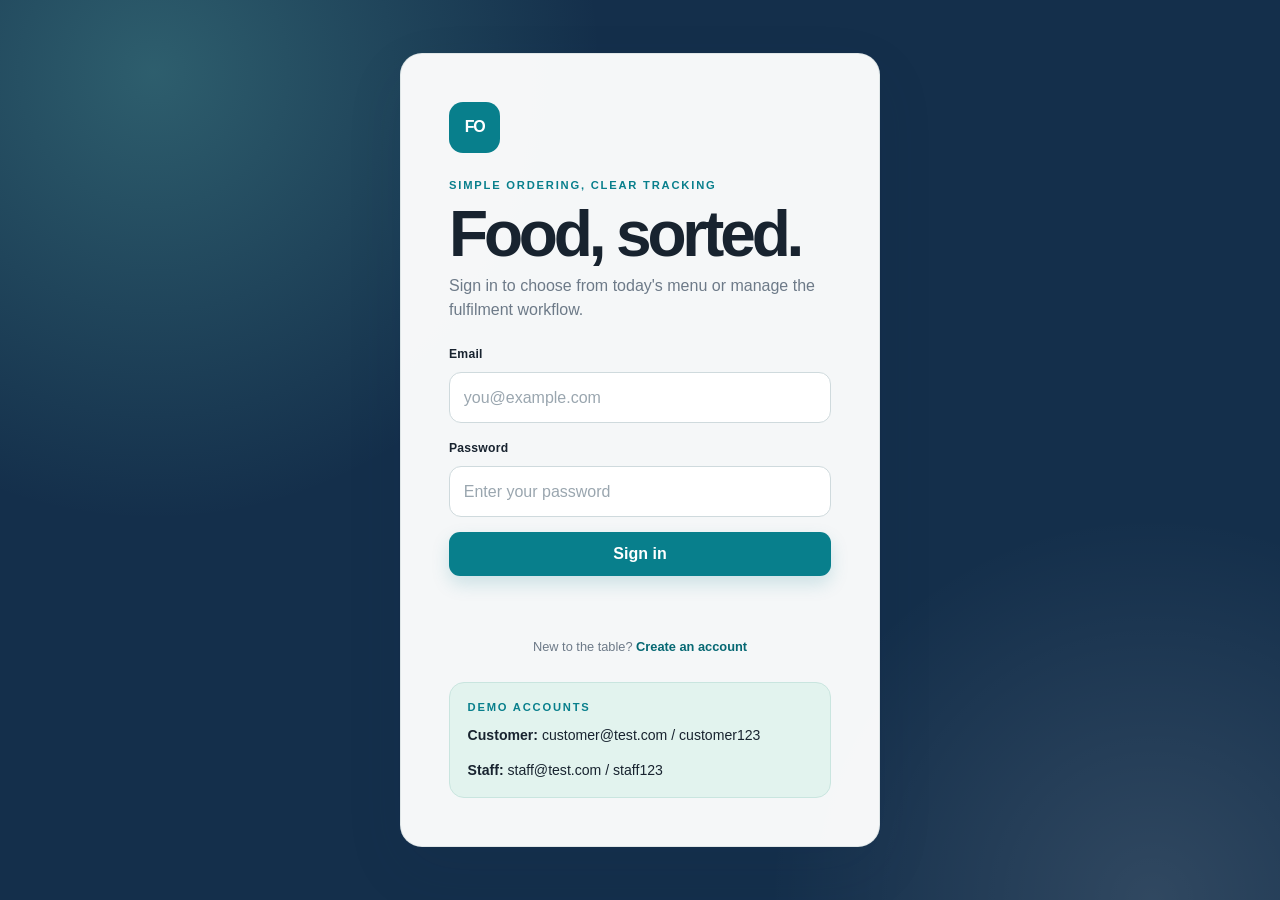
<file: frontend/index.html>
<!doctype html>
<html lang="en">
<head>
    <meta charset="UTF-8">
    <meta name="viewport" content="width=device-width, initial-scale=1.0">
    <title>Food Ordering System | Account</title>
    <link rel="stylesheet" href="css/style.css">
</head>
<body class="auth-page">
<main class="auth-shell">
    <section class="auth-card" aria-labelledby="page-title">
        <div class="brand-mark" aria-hidden="true">FO</div>
        <p class="eyebrow">Simple ordering, clear tracking</p>
        <h1 id="page-title">Food, sorted.</h1>
        <p id="auth-copy" class="muted">Sign in to choose from today's menu or manage the fulfilment workflow.</p>

        <form id="login-form" class="stack-form">
            <label for="email">Email</label>
            <input id="email" name="email" type="email" autocomplete="username" required placeholder="you@example.com">

            <label for="password">Password</label>
            <input id="password" name="password" type="password" autocomplete="current-password" required placeholder="Enter your password">

            <button class="button primary" type="submit">Sign in</button>
            <p id="login-message" class="message" role="alert"></p>
            <p class="auth-prompt">New to the table? <button id="show-register" class="text-button" type="button">Create an account</button></p>
        </form>

        <form id="register-form" class="stack-form" hidden>
            <label for="register-name">Full name</label>
            <input id="register-name" name="name" type="text" autocomplete="name" required maxlength="100" placeholder="Your name">

            <label for="register-email">Email</label>
            <input id="register-email" name="email" type="email" autocomplete="email" required maxlength="255" placeholder="you@example.com">

            <label for="register-password">Password</label>
            <input id="register-password" name="password" type="password" autocomplete="new-password" minlength="8" maxlength="100" required placeholder="At least 8 characters">
            <p class="form-hint">New accounts are created as Customer accounts.</p>

            <button id="register-submit" class="button primary" type="submit">Create account</button>
            <p id="register-message" class="message" role="alert"></p>
            <p class="auth-prompt">Already have an account? <button id="show-login" class="text-button" type="button">Sign in</button></p>
        </form>

        <div id="demo-box" class="demo-box">
            <p class="eyebrow">Demo accounts</p>
            <p><strong>Customer:</strong> customer@test.com / customer123</p>
            <p><strong>Staff:</strong> staff@test.com / staff123</p>
        </div>
    </section>
</main>
<script src="js/auth.js"></script>
</body>
</html>
</file>
<file: frontend/css/style.css>
:root {
    --ink: #18232f;
    --muted: #6d7a88;
    --line: #dfe6e7;
    --paper: #f4f7f6;
    --card: #ffffff;
    --navy: #142f4b;
    --teal: #087f8c;
    --teal-dark: #066873;
    --mint: #e2f3ee;
    --amber: #a96b19;
    --danger: #b42318;
    --shadow: 0 22px 60px rgba(20, 47, 75, 0.09);
    --shadow-soft: 0 10px 28px rgba(20, 47, 75, 0.07);
    --radius: 22px;
    --body-font: "Avenir Next", "Segoe UI", sans-serif;
    --display-font: "Avenir Next", "Segoe UI", sans-serif;
}

* { box-sizing: border-box; }

html { scroll-behavior: smooth; }

body {
    margin: 0;
    background:
        radial-gradient(circle at 7% 0%, rgba(226, 243, 238, 0.9), transparent 26rem),
        linear-gradient(180deg, #fbfcfb 0%, var(--paper) 72%);
    color: var(--ink);
    font-family: var(--body-font);
    line-height: 1.5;
}

button, input, select, textarea { font: inherit; }
button { -webkit-tap-highlight-color: transparent; }
h1, h2, h3, p { margin-top: 0; }
h1, h2, h3 { font-family: var(--display-font); }
h1 { margin-bottom: 0.55rem; font-size: clamp(2.35rem, 5vw, 4.45rem); line-height: 0.98; letter-spacing: -0.065em; }
h2 { margin-bottom: 0; font-size: clamp(1.18rem, 2vw, 1.45rem); line-height: 1.15; letter-spacing: -0.04em; }
h3 { margin-bottom: 0.35rem; font-size: 1.08rem; line-height: 1.1; letter-spacing: -0.025em; }

[hidden] { display: none !important; }

.auth-page {
    min-height: 100vh;
    display: grid;
    place-items: center;
    padding: 2rem;
    background:
        radial-gradient(circle at 12% 8%, rgba(112, 216, 198, 0.28), transparent 28rem),
        radial-gradient(circle at 90% 100%, rgba(255, 255, 255, 0.12), transparent 24rem),
        var(--navy);
}

.auth-shell { width: min(100%, 480px); }

.auth-card, .panel {
    background: rgba(255, 255, 255, 0.96);
    border: 1px solid rgba(223, 230, 231, 0.95);
    border-radius: var(--radius);
    box-shadow: var(--shadow);
}

.auth-card { padding: clamp(1.6rem, 5vw, 3rem); }

.brand-mark, .brand-dot {
    display: grid;
    place-items: center;
    color: #fff;
    background: var(--teal);
    font-weight: 850;
    letter-spacing: -0.08em;
}

.brand-mark {
    width: 3.2rem;
    height: 3.2rem;
    margin-bottom: 1.5rem;
    border-radius: 14px;
}

.eyebrow {
    margin-bottom: 0.55rem;
    color: var(--teal);
    font-size: 0.7rem;
    font-weight: 850;
    letter-spacing: 0.16em;
    text-transform: uppercase;
}

.muted { color: var(--muted); }

.demo-box {
    margin-top: 1.6rem;
    padding: 1rem 1.1rem;
    border: 1px solid #c9e5df;
    border-radius: 15px;
    background: var(--mint);
    font-size: 0.88rem;
}

.demo-box p:last-child { margin-bottom: 0; }

.stack-form { display: grid; gap: 0.55rem; }

label, .field-caption {
    color: var(--ink);
    font-size: 0.76rem;
    font-weight: 800;
    letter-spacing: 0.02em;
}

label { margin-top: 0.45rem; }

input, select, textarea {
    width: 100%;
    border: 1px solid #cfdadd;
    border-radius: 12px;
    padding: 0.78rem 0.86rem;
    background: #fff;
    color: var(--ink);
    transition: border-color 150ms ease, box-shadow 150ms ease, background 150ms ease;
}

input::placeholder, textarea::placeholder { color: #9aa6af; }
input:focus, select:focus, textarea:focus {
    outline: 3px solid rgba(8, 127, 140, 0.14);
    border-color: var(--teal);
}

textarea { resize: vertical; }

.button {
    display: inline-flex;
    align-items: center;
    justify-content: center;
    gap: 0.65rem;
    border: 1px solid transparent;
    border-radius: 11px;
    padding: 0.72rem 1rem;
    color: var(--navy);
    background: #edf1f2;
    cursor: pointer;
    font-weight: 800;
    line-height: 1.2;
    transition: transform 150ms ease, background 150ms ease, border-color 150ms ease, box-shadow 150ms ease;
}

.button:hover:not(:disabled) { transform: translateY(-1px); }
.button:active:not(:disabled) { transform: translateY(0); }
.button:disabled { cursor: not-allowed; opacity: 0.48; }
.button.primary { margin-top: 0.35rem; background: var(--teal); color: #fff; box-shadow: 0 8px 18px rgba(8, 127, 140, 0.17); }
.button.primary:hover:not(:disabled) { background: var(--teal-dark); }
.button.secondary { background: var(--navy); color: #fff; box-shadow: 0 8px 18px rgba(20, 47, 75, 0.16); }
.button.ghost { border-color: var(--line); background: rgba(255, 255, 255, 0.6); }
.button.ghost:hover:not(:disabled) { border-color: #b9c8ca; background: #fff; }
.button.small { padding: 0.48rem 0.68rem; border-radius: 9px; font-size: 0.74rem; }

.topbar {
    position: relative;
    display: flex;
    align-items: center;
    justify-content: space-between;
    gap: 1rem;
    padding: 0.9rem clamp(1rem, 4vw, 3.5rem);
    border-bottom: 1px solid rgba(255, 255, 255, 0.08);
    background: rgba(20, 47, 75, 0.98);
    color: #fff;
}

.topbar-brand {
    display: inline-flex;
    align-items: center;
    gap: 0.65rem;
    color: #fff;
    text-decoration: none;
    font-weight: 850;
    letter-spacing: -0.035em;
}

.brand-dot { width: 2rem; height: 2rem; border-radius: 9px; background: var(--teal); font-size: 0.68rem; }
.topbar-actions { display: flex; align-items: center; gap: 0.8rem; }
.user-chip { color: #dff4ef; font-size: 0.86rem; font-weight: 750; }
.topbar .button.ghost { border-color: rgba(255, 255, 255, 0.28); color: #fff; background: transparent; }
.topbar .button.ghost:hover:not(:disabled) { border-color: rgba(255, 255, 255, 0.65); background: rgba(255, 255, 255, 0.08); }

.page-shell { width: min(1480px, calc(100% - 2rem)); margin: 0 auto; padding: clamp(2rem, 5vw, 4.5rem) 0 5rem; }
.page-heading { display: flex; align-items: end; justify-content: space-between; gap: 2rem; margin-bottom: 2rem; }
.page-heading .muted { max-width: 620px; margin-bottom: 0; font-size: 1rem; }
.heading-note, .sync-note { display: inline-flex; align-items: center; gap: 0.55rem; color: var(--muted); font-size: 0.78rem; font-weight: 750; }
.heading-note { padding: 0.65rem 0.8rem; border: 1px solid #cfe5df; border-radius: 99px; background: rgba(226, 243, 238, 0.65); color: #087443; white-space: nowrap; }
.heading-note__dot { width: 0.48rem; height: 0.48rem; border-radius: 50%; background: #18a77a; box-shadow: 0 0 0 4px rgba(24, 167, 122, 0.12); }
.heading-actions { display: flex; align-items: center; gap: 1rem; }

.message { min-height: 1.5rem; margin: 0 0 1rem; color: var(--muted); font-size: 0.88rem; }
.message.success { color: #087443; }
.message.error { color: var(--danger); }

.auth-prompt { margin: 0.25rem 0 0; color: var(--muted); font-size: 0.8rem; text-align: center; }
.text-button { border: 0; padding: 0; color: var(--teal-dark); background: transparent; cursor: pointer; font-weight: 850; }
.text-button:hover { text-decoration: underline; }
.form-hint { margin: -0.1rem 0 0.15rem; color: var(--muted); font-size: 0.74rem; }

.customer-order-layout { display: grid; grid-template-columns: minmax(0, 1.55fr) minmax(310px, 0.75fr); align-items: start; gap: 1.25rem; }
.customer-workspace { display: grid; gap: 1rem; }
.customer-tabs { grid-template-columns: repeat(2, minmax(0, 1fr)); }
.customer-tab-panels { min-width: 0; }
.customer-tab-panel[hidden] { display: none; }
.customer-tab-panel:not([hidden]) { animation: none; }
.panel { min-width: 0; padding: clamp(1.15rem, 2vw, 1.7rem); }
.panel-heading { margin-bottom: 1.25rem; }
.panel-heading-row { display: flex; align-items: center; justify-content: space-between; gap: 1rem; }
.panel-meta { color: var(--muted); font-size: 0.76rem; font-weight: 750; }

.menu-grid { display: grid; grid-template-columns: repeat(2, minmax(0, 1fr)); gap: 0.85rem; }
.menu-card {
    position: relative;
    display: flex;
    min-height: 218px;
    flex-direction: column;
    padding: 1.05rem;
    overflow: hidden;
    border: 1px solid var(--line);
    border-radius: 17px;
    background: linear-gradient(145deg, #fff 0%, #fbfcfb 100%);
    transition: transform 160ms ease, border-color 160ms ease, box-shadow 160ms ease, background 160ms ease;
}

.menu-card::after {
    position: absolute;
    right: -2.5rem;
    bottom: -3rem;
    width: 7rem;
    height: 7rem;
    border-radius: 50%;
    background: rgba(226, 243, 238, 0.65);
    content: "";
    pointer-events: none;
}

.menu-card:hover { transform: translateY(-2px); border-color: #b6d9d4; box-shadow: var(--shadow-soft); }
.menu-card.selected { border-color: var(--teal); background: linear-gradient(145deg, #fafffd 0%, #eef9f6 100%); box-shadow: inset 0 0 0 1px var(--teal), var(--shadow-soft); }
.menu-card__top { display: flex; align-items: center; justify-content: space-between; gap: 1rem; }
.menu-card__badge { color: var(--teal); font-size: 0.66rem; font-weight: 850; letter-spacing: 0.1em; text-transform: uppercase; }
.menu-card__price { color: var(--navy); font-size: 0.9rem; font-weight: 850; white-space: nowrap; }
.menu-card__body { position: relative; z-index: 1; margin: 1.65rem 0 1.1rem; }
.menu-card__category { display: block; margin-bottom: 0.48rem; color: var(--muted); font-size: 0.72rem; font-weight: 700; }
.menu-card__body p { max-width: 250px; margin-bottom: 0; color: var(--muted); font-size: 0.82rem; }
.menu-card__footer { position: relative; z-index: 1; display: flex; align-items: center; justify-content: space-between; gap: 0.75rem; min-height: 2.35rem; margin-top: auto; }
.menu-card__choose { position: relative; z-index: 1; width: 100%; margin-top: 0; border-color: var(--line); background: #fff; font-size: 0.76rem; }
.menu-card__choose:hover:not(:disabled) { border-color: var(--teal); color: var(--teal-dark); }
.menu-card__selected-control { display: flex; align-items: center; gap: 0.65rem; }
.menu-card__selected-label { color: var(--teal-dark); font-size: 0.72rem; font-weight: 850; }
.menu-quantity { padding: 0.18rem; }

.checkout-panel { position: sticky; top: 5.3rem; }
.checkout-empty { display: grid; place-items: center; min-height: 170px; padding: 1.4rem; border: 1px dashed #cbd8d9; border-radius: 16px; background: #f8fbfa; text-align: center; }
.checkout-empty p { max-width: 180px; margin: 0.8rem 0 0; color: var(--muted); font-size: 0.84rem; }
.checkout-empty__mark { display: grid; place-items: center; width: 2.45rem; height: 2.45rem; border-radius: 50%; background: var(--mint); color: var(--teal); font-size: 1.55rem; font-weight: 400; }
.checkout-selected { padding: 1rem; border: 1px solid #cde6df; border-radius: 16px; background: var(--mint); }
.checkout-cart-heading { display: flex; align-items: center; justify-content: space-between; gap: 1rem; padding-bottom: 0.75rem; border-bottom: 1px solid rgba(8, 127, 140, 0.14); }
.checkout-cart-heading .field-caption { margin-bottom: 0.2rem; }
.checkout-cart-heading strong { color: var(--navy); font-size: 0.88rem; }
.checkout-cart-note { color: #58726f; font-size: 0.68rem; font-weight: 750; text-align: right; }
.checkout-items { display: grid; gap: 0.7rem; padding: 0.8rem 0; }
.checkout-item { display: flex; align-items: center; justify-content: space-between; gap: 0.75rem; color: var(--navy); font-size: 0.78rem; }
.checkout-item__copy { display: grid; gap: 0.15rem; min-width: 0; }
.checkout-item__copy strong { overflow: hidden; text-overflow: ellipsis; white-space: nowrap; }
.checkout-item__copy span { color: #58726f; font-size: 0.68rem; }
.checkout-item > strong { white-space: nowrap; }
.checkout-total-row { display: flex; align-items: center; justify-content: space-between; gap: 1rem; padding-top: 0.8rem; border-top: 1px solid rgba(8, 127, 140, 0.14); color: var(--navy); font-size: 0.78rem; font-weight: 800; }
.checkout-total-row strong { font-size: 1.15rem; letter-spacing: -0.03em; }
.field-caption { display: block; margin-bottom: 0.45rem; color: var(--muted); font-size: 0.68rem; text-transform: uppercase; }
.quantity-control { display: inline-flex; align-items: center; gap: 0.35rem; padding: 0.22rem; border: 1px solid #c3dad6; border-radius: 10px; background: #fff; }
.quantity-button { display: grid; place-items: center; width: 1.8rem; height: 1.8rem; border: 0; border-radius: 7px; color: var(--teal-dark); background: transparent; cursor: pointer; font-size: 1.1rem; line-height: 1; }
.quantity-button:hover:not(:disabled) { background: var(--mint); }
.quantity-button:disabled { cursor: not-allowed; opacity: 0.3; }
.quantity-value { min-width: 1.35rem; color: var(--navy); font-weight: 850; text-align: center; }
.checkout-form { display: grid; gap: 0.7rem; margin-top: 1.2rem; }
.form-field { display: grid; gap: 0.42rem; }
.form-field label { margin-top: 0; }
.checkout-button { width: 100%; justify-content: space-between; padding: 0.9rem 1rem; }
.checkout-button span:last-child { opacity: 0.88; font-size: 0.78rem; }

.history-panel { margin-top: 1.25rem; }
.table-wrap { overflow-x: auto; }
table { width: 100%; border-collapse: collapse; font-size: 0.82rem; }
.data-table { table-layout: fixed; }
.data-table th, .data-table td { overflow: hidden; text-overflow: ellipsis; }
.data-table td.items-cell { white-space: normal; overflow-wrap: anywhere; }
.table-customer-orders { min-width: 1245px; }
.table-customer-orders .col-order { width: 80px; }
.table-customer-orders .col-items { width: 250px; }
.table-customer-orders .col-qty { width: 60px; }
.table-customer-orders .col-total { width: 100px; }
.table-customer-orders .col-status { width: 150px; }
.table-customer-orders .col-payment { width: 140px; }
.table-customer-orders .col-delivery { width: 160px; }
.table-customer-orders .col-rider { width: 130px; }
.table-customer-orders .col-created { width: 175px; }
.table-staff-orders { min-width: 1070px; }
.table-staff-orders .col-order { width: 80px; }
.table-staff-orders .col-customer { width: 150px; }
.table-staff-orders .col-meal { width: 220px; }
.table-staff-orders .col-qty { width: 65px; }
.table-staff-orders .col-total { width: 100px; }
.table-staff-orders .col-order-status { width: 150px; }
.table-staff-orders .col-payment { width: 140px; }
.table-staff-orders .col-created { width: 165px; }
.table-payments { min-width: 865px; }
.table-payments .col-payment-id { width: 150px; }
.table-payments .col-order { width: 80px; }
.table-payments .col-total { width: 100px; }
.table-payments .col-method { width: 110px; }
.table-payments .col-status { width: 160px; }
.table-payments .col-paid { width: 165px; }
.table-payments .col-action { width: 100px; }
.table-deliveries { min-width: 1000px; }
.table-deliveries .col-delivery-id { width: 16%; }
.table-deliveries .col-order { width: 12%; }
.table-deliveries .col-address { width: 18%; }
.table-deliveries .col-rider { width: 22%; }
.table-deliveries .col-status { width: 20%; }
.table-deliveries .col-action { width: 16%; }
.data-table td.address-cell { overflow-wrap: anywhere; text-overflow: clip; }
th, td { padding: 0.86rem 0.68rem; border-bottom: 1px solid var(--line); text-align: left; vertical-align: middle; white-space: nowrap; }
th { color: var(--muted); font-size: 0.66rem; letter-spacing: 0.1em; text-transform: uppercase; }
td { color: #3e4e5b; }
td strong { color: var(--ink); }
tbody tr:last-child td { border-bottom: 0; }
.empty-cell { padding: 2.5rem 0.7rem; color: var(--muted); text-align: center; }
.status-pill { display: inline-flex; align-items: center; min-height: 1.7rem; padding: 0.2rem 0.55rem; border-radius: 99px; background: #eef1f2; color: #60717b; font-size: 0.65rem; font-weight: 850; letter-spacing: 0.04em; }
.status-pending, .status-pending-payment, .status-pending-assignment, .status-waiting { background: #fff2db; color: #956017; }
.status-completed, .status-paid, .status-delivered { background: #e0f4ed; color: #087443; }
.status-failed, .status-cancelled { background: #fbe7e5; color: var(--danger); }
.status-rider-assigned, .status-picked-up { background: #e7effd; color: #3d6094; }

.staff-workspace { display: grid; gap: 1rem; }
.staff-tabs { display: grid; grid-template-columns: repeat(3, minmax(0, 1fr)); gap: 0.7rem; padding: 0.38rem; border: 1px solid #dce5e5; border-radius: 18px; background: rgba(235, 241, 240, 0.72); }
.staff-tabs.customer-tabs { grid-template-columns: repeat(2, minmax(0, 1fr)); }
.staff-tab { display: grid; grid-template-columns: auto 1fr auto; align-items: center; gap: 0.75rem; min-width: 0; padding: 0.82rem 0.9rem; border: 1px solid transparent; border-radius: 13px; background: transparent; color: var(--muted); cursor: pointer; text-align: left; transition: border-color 150ms ease, background 150ms ease, color 150ms ease, box-shadow 150ms ease; }
.staff-tab:hover { color: var(--ink); }
.staff-tab[aria-selected="true"] { border-color: #dce5e5; background: #fff; color: var(--ink); box-shadow: 0 6px 15px rgba(20, 47, 75, 0.07); }
.tab-number { align-self: start; color: var(--teal); font-size: 0.68rem; font-weight: 850; letter-spacing: 0.1em; }
.tab-copy { display: grid; gap: 0.15rem; min-width: 0; }
.tab-copy strong { font-size: 0.9rem; }
.tab-copy small { overflow: hidden; color: var(--muted); font-size: 0.7rem; text-overflow: ellipsis; white-space: nowrap; }
.tab-count { display: grid; place-items: center; min-width: 1.65rem; height: 1.65rem; padding: 0 0.35rem; border-radius: 99px; background: var(--mint); color: var(--teal-dark); font-size: 0.7rem; font-weight: 850; }
.staff-tab-panel { min-height: 310px; }
.staff-tab-panel[hidden] { display: none; }
.staff-tab-panel:not([hidden]) { animation: none; }
.id-cell { max-width: 135px; overflow: hidden; font-family: Consolas, monospace; font-size: 0.72rem; text-overflow: ellipsis; }
.address-cell { min-width: 200px; max-width: 310px; overflow: hidden; white-space: normal; }
.table-select { min-width: 130px; padding: 0.52rem 0.6rem; border-radius: 9px; font-size: 0.74rem; }
.action-row { display: flex; align-items: center; gap: 0.45rem; min-width: 235px; }
.action-row input { flex: 1 1 auto; width: auto; min-width: 118px; padding: 0.52rem 0.6rem; font-size: 0.74rem; }
.action-row .button { flex: 0 0 auto; white-space: nowrap; }
.readonly-value { display: inline-flex; align-items: center; min-height: 1.7rem; color: var(--ink); font-size: 0.78rem; font-weight: 750; }
.table-lock { color: var(--muted); font-size: 0.72rem; font-weight: 750; }

@keyframes panel-in {
    from { opacity: 0; transform: translateY(7px); }
    to { opacity: 1; transform: translateY(0); }
}

@media (max-width: 1050px) {
    .customer-order-layout { grid-template-columns: 1fr; }
    .checkout-panel { position: static; }
}

@media (max-width: 760px) {
    .page-heading, .panel-heading-row { align-items: flex-start; flex-direction: column; }
    .heading-actions { width: 100%; justify-content: space-between; }
    .menu-grid { grid-template-columns: 1fr; }
    .staff-tabs { grid-template-columns: 1fr; }
    .staff-tabs.customer-tabs { grid-template-columns: 1fr; }
    .staff-tab { grid-template-columns: auto 1fr auto; }
}

@media (max-width: 560px) {
    .auth-page { padding: 1rem; }
    .topbar { align-items: flex-start; flex-direction: column; }
    .topbar-actions { width: 100%; justify-content: space-between; }
    .page-shell { width: min(100% - 1.25rem, 1480px); padding-top: 2.2rem; }
    h1 { font-size: clamp(2.2rem, 15vw, 3.5rem); }
    .heading-note { white-space: normal; }
    .checkout-cart-heading { align-items: flex-start; flex-direction: column; }
    .checkout-cart-note { text-align: left; }
    .heading-actions { align-items: flex-start; flex-direction: column; gap: 0.7rem; }
    .heading-actions .button { width: 100%; }
}
</file>
